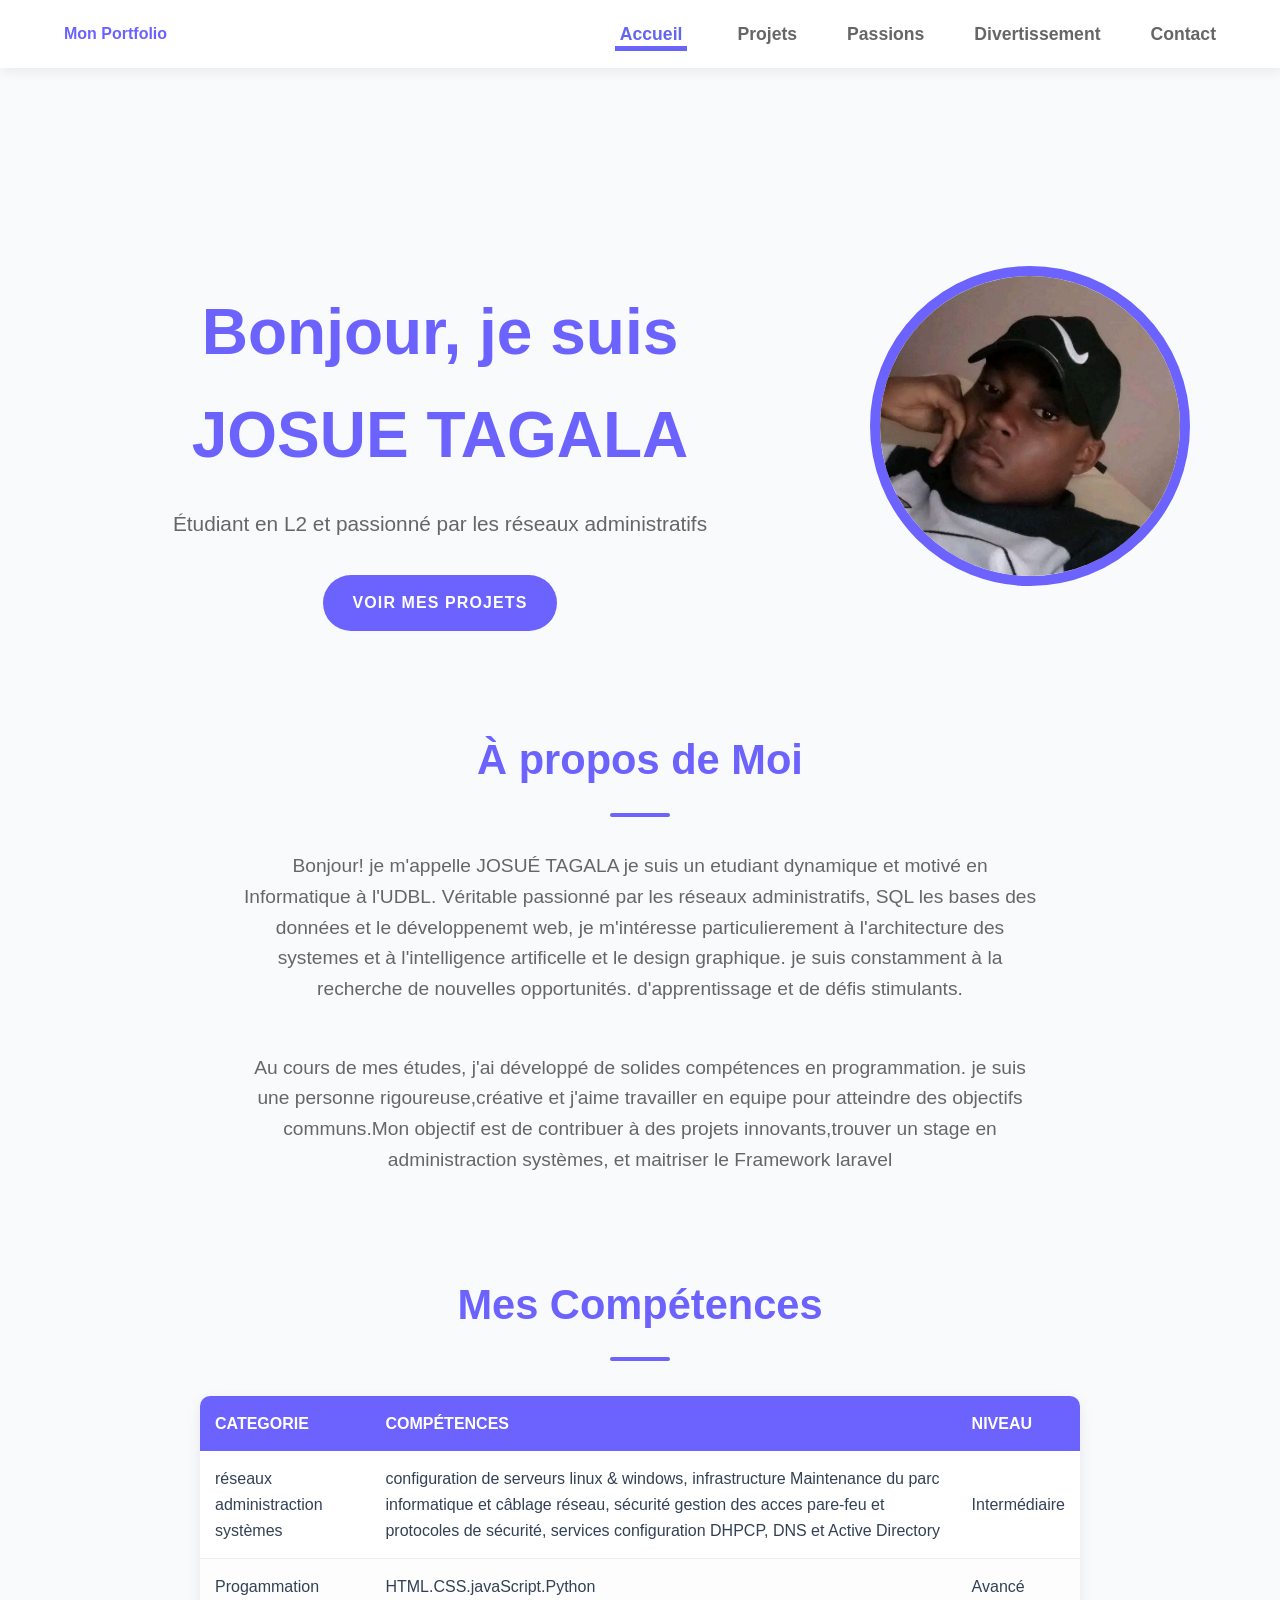
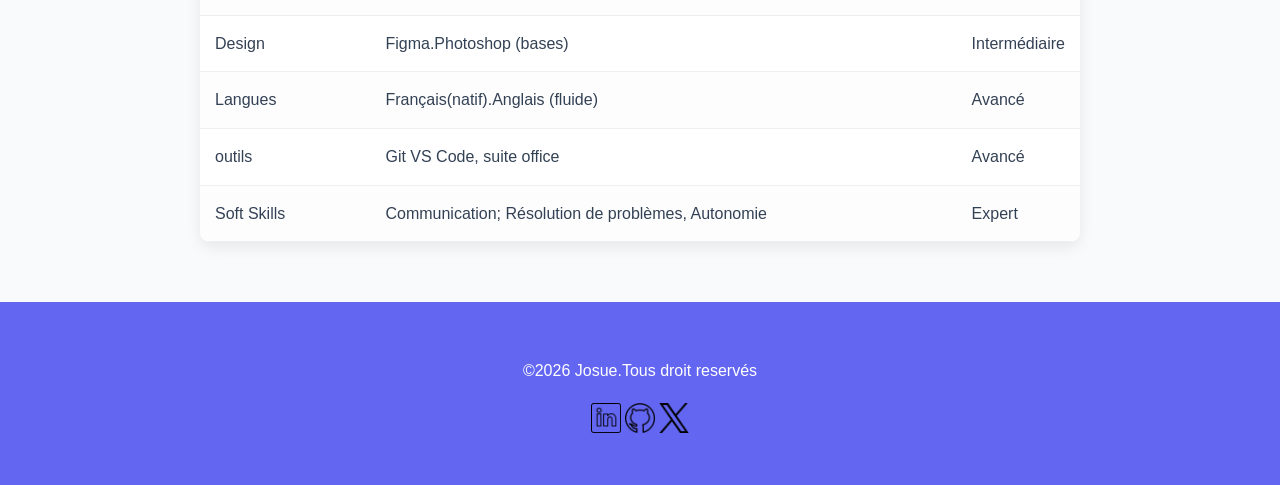
<file: index.html>
<!DOCTYPE html>
        <html lang="en">
        <head>
            <meta charset="UTF-8">
            <meta name="viewport" content="width=device-width, initial-scale=1.0">
            <title>Document</title>
            <link rel="stylesheet" href="css/style.css">
            <link rel="preconnect" href="https://fonts.googleapis.com">
<link rel="preconnect" href="https://fonts.gstatic.com" crossorigin>
<link href="https://fonts.googleapis.com/css2?family=Roboto:ital,wght@0,100..900;1,100..900&display=swap" rel="stylesheet">
        </head>
        <body>
            <header>
                <div>
                    <a href="">Mon Portfolio</a>
                </div>
                <nav>
                    <ul>
                     <li><a href="index.html" class="active">Accueil</a></li>
                     <li><a href="projets.html">Projets</a></li>
                     <li><a href="passion.html">Passions</a></li>
                     <li><a href="divertissement.html">Divertissement</a></li>
                     <li><a href="contact.html">Contact</a></li>
                    </ul>
                </nav>
            </header>
            <main>
                <section class="hero">
                    <div><h1>Bonjour, je suis JOSUE TAGALA</h1>
                    <p>Étudiant en L2 et passionné par les réseaux administratifs </p>
                    <a href="projets.html">VOIR MES PROJETS</a>
                </div>
                    <div>
                        <img src="IMG_20231021_210306_774.jpg" alt=" JOSUE" >
                    </div>
                </section>
                <section class="apropos">
                                                   <h2>À propos de Moi</h2>
                <p>Bonjour! je m'appelle JOSUÉ TAGALA je suis un etudiant dynamique et motivé en  
                Informatique à l'UDBL. Véritable passionné par les réseaux administratifs, SQL les bases des données et le développenemt web, je m'intéresse particulierement à l'architecture des systemes et à l'intelligence artificelle et le
                      design graphique. je suis constamment à la recherche de nouvelles opportunités. 
                                        d'apprentissage et de défis stimulants.</p>



                    <p>Au cours de mes études, j'ai développé de solides compétences en programmation. je suis 
                    une personne rigoureuse,créative et j'aime travailler en equipe pour atteindre des objectifs 
                    communs.Mon objectif est de contribuer à des projets innovants,trouver un stage en administraction systèmes, et 
                                               maitriser le Framework laravel</p>
                
                </section>
                <section class="compétences"><h2>Mes Compétences</h2>
                 <table>                           
                 <thead>                           
                  <tr>
                     <th> CATEGORIE </th>     <th>COMPÉTENCES</th>     <th>NIVEAU</th>                 
                 </tr>
                 </thead>
                <tbody>
                    <tr><td>réseaux administraction systèmes</td> <td>configuration de serveurs linux & windows, infrastructure Maintenance du parc informatique et câblage réseau, sécurité gestion des acces pare-feu et protocoles de sécurité, services configuration DHPCP, DNS et Active Directory <td>Intermédiaire</td>  </tr>
                 <tr>
                    <td>Progammation    <td>HTML.CSS.javaScript.Python</td>  <td>Avancé</td>
                </tr>
                <tr>
                    <td>Design</td>    <td>Figma.Photoshop (bases)</td>    <td>Intermédiaire</td>
                </tr>
                <tr>
                
                    <td>Langues</td>     <td>Français(natif).Anglais (fluide)</td>    <td>Avancé</td>
                </tr>
                <tr>

                 <td>outils</td>          <td>Git VS Code, suite office</td>        <td>Avancé</td>
                </tr>
                </tr>
                <tr>
                    <td>Soft Skills</td>  <td>Communication; Résolution de problèmes, Autonomie</td> <td>Expert</td>
                </tr>
                </tbody>
                </table>
                </section>
            </main>
            <footer >
                <p>&copy;2026 Josue.Tous droit reservés</p>
                <div>
               <a href=""> <img src="sociale.png" alt="linck"  width = "30" height="30"></a>
                <a href=""> <img src="16546614.png" alt="Git"    width = "30" height="30"> </a>
               <a href="">  <img src="twitter.png" alt="x"        width = "30" height="30"> </a>
                </div> 
            </footer>
        </body>
        </html>
</file>
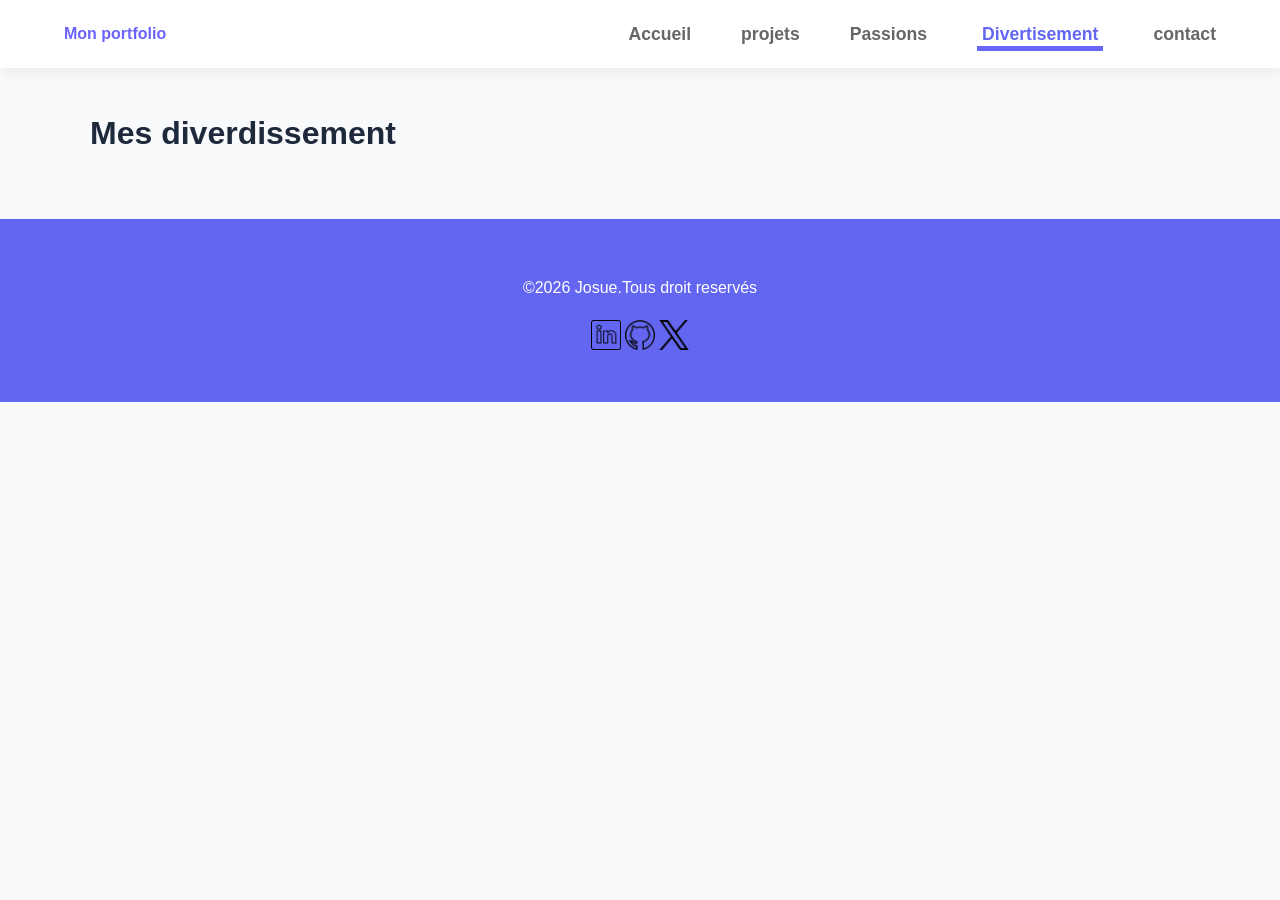
<file: diverdissement.html>
<!DOCTYPE html>
        <html lang="en">
        <head>
            <meta charset="UTF-8">
            <meta name="viewport" content="width=device-width, initial-scale=1.0">
            <title>Document</title>
            <link rel="stylesheet" href="css/style.css">
            <link rel="preconnect" href="https://fonts.googleapis.com">
<link rel="preconnect" href="https://fonts.gstatic.com" crossorigin>
<link href="https://fonts.googleapis.com/css2?family=Roboto:ital,wght@0,100..900;1,100..900&display=swap" rel="stylesheet">
        </head>
        <body>
            <header>
                <div>
                    <a href="">Mon portfolio</a>
                </div>
                <nav>
                    <ul>
                     <li><a href="index.html" >Accueil</a></li>
                     <li><a href="projets.html">projets</a></li>
                     <li><a href="passion.html">Passions</a></li>
                     <li><a href="diverdissement.html"class="active">Divertisement</a></li>
                     <li><a href="contact.html">contact</a></li>
                    </ul>
                </nav>
            </header>
         <main>
            <h1>Mes diverdissement</h1>
         </main>
            <footer >
                <p>&copy;2026 Josue.Tous droit reservés</p>
                <div>
               <a href=""> <img src="sociale.png" alt="linck"  width = "30" height="30"></a>
                <a href=""> <img src="16546614.png" alt="Git"    width = "30" height="30"> </a>
               <a href="">  <img src="twitter.png" alt="x"        width = "30" height="30"> </a>
                </div> 
            </footer>
        </body>
        </html>
</file>
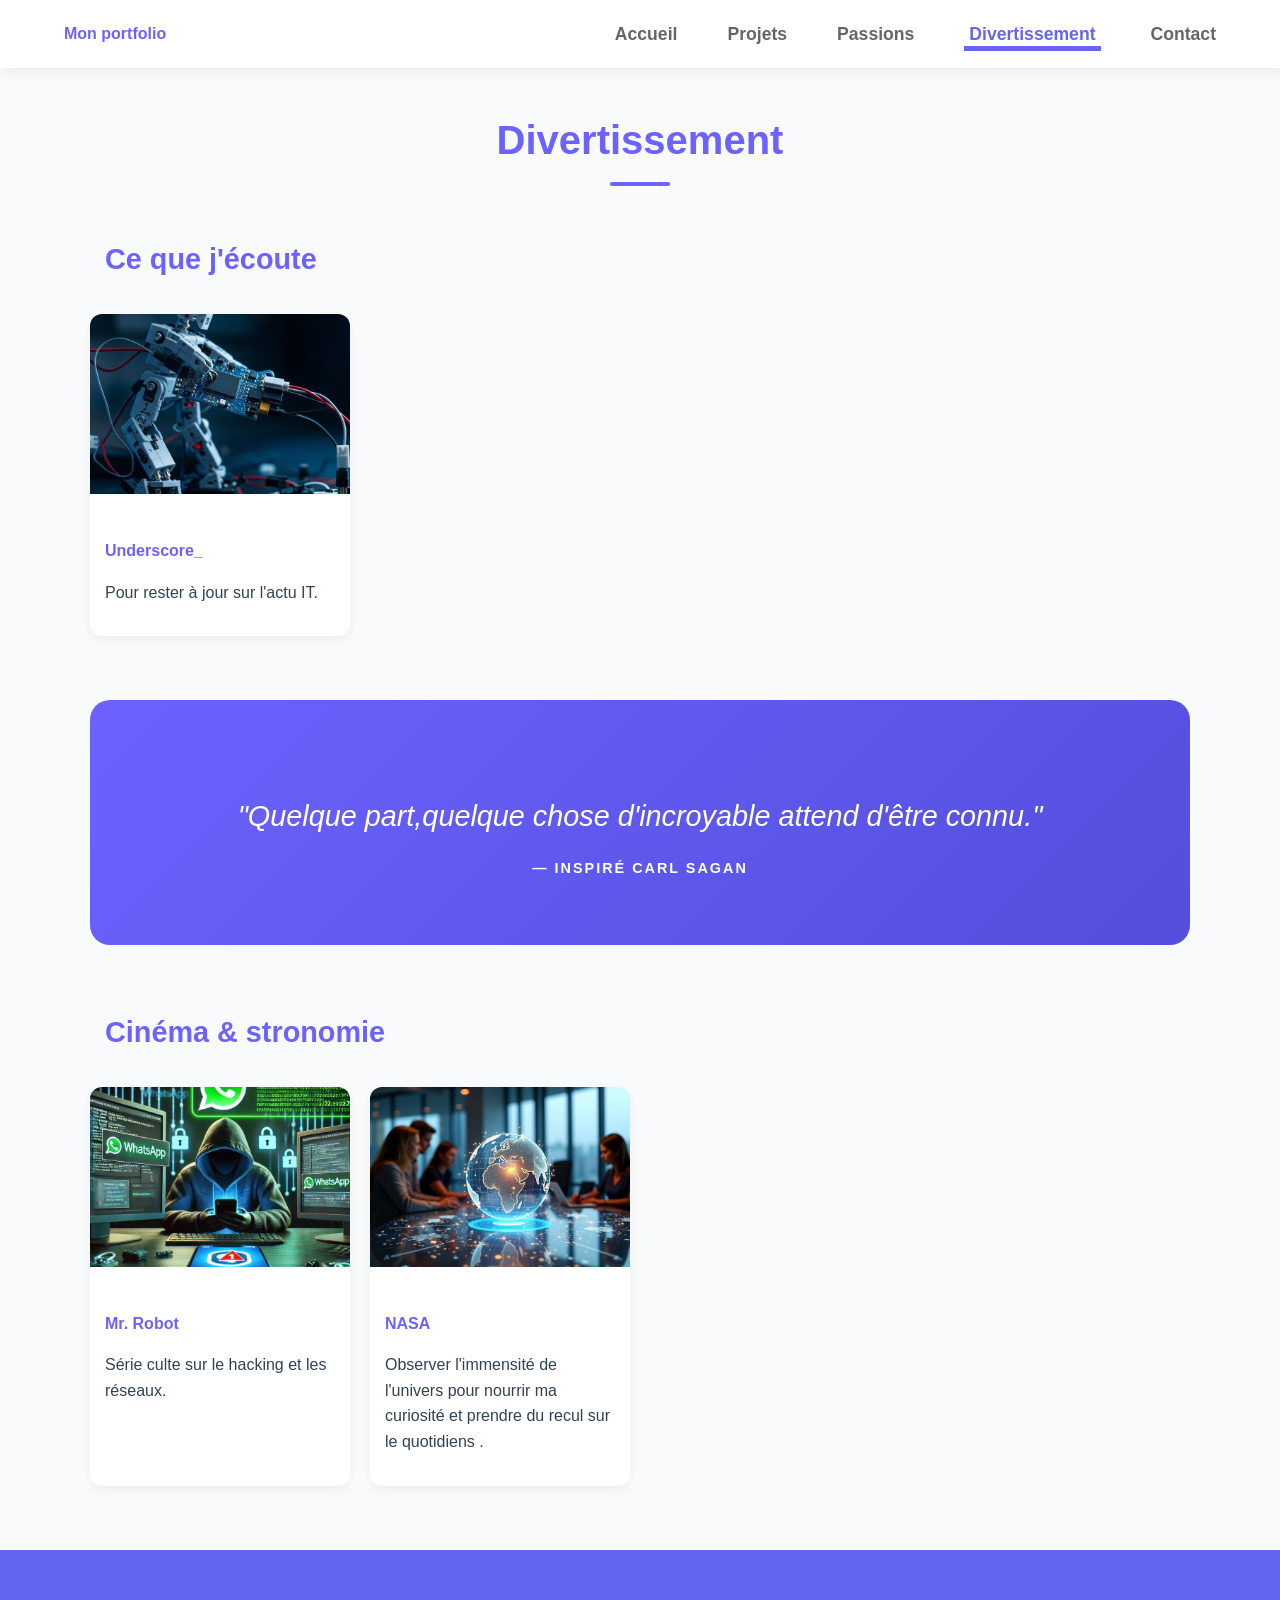
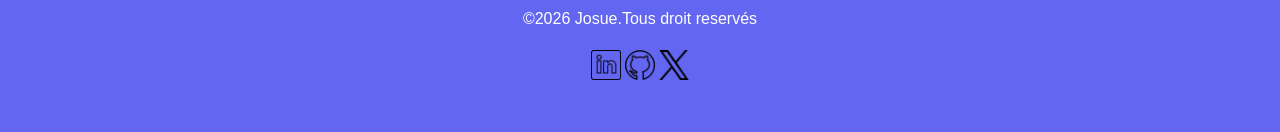
<file: divertissement.html>
<!DOCTYPE html>
        <html lang="en">
        <head>
            <meta charset="UTF-8">
            <meta name="viewport" content="width=device-width, initial-scale=1.0">
            <title>Document</title>
           
        </body>
        </html> <link rel="stylesheet" href="css/style.css">
            <link rel="preconnect" href="https://fonts.googleapis.com">
<link rel="preconnect" href="https://fonts.gstatic.com" crossorigin>
<link href="https://fonts.googleapis.com/css2?family=Roboto:ital,wght@0,100..900;1,100..900&display=swap" rel="stylesheet">
        </head>
        <body>
            <header>
                <div>
                    <a href="">Mon portfolio</a>
                </div>
                <nav>
                    <ul>
                     <li><a href="index.html">Accueil</a></li>
                     <li><a href="projets.html">Projets</a></li>
                     <li><a href="passion.html">Passions</a></li>
                     <li><a href="divertissement.html" class="active">Divertissement</a></li>
                     <li><a href="contact.html">Contact</a></li>
                    </ul>
                </nav>
            </header>
         <main>
    <section class="titre-section">
        <h1>Divertissement</h1>
        <hr>
    </section>

    <section class="divertissement-section">
        <h2><i class="fas fa-headphones"></i> Ce que j'écoute</h2>
        <div class="grille-divertissement">
            <div class="item-divertissement">
                <div class="item-overlay"><span></span></div>
                <img src="614c100caaa658a27f4fc48d1087529b.jpg" alt="Podcast">
                <div class="item-desc">
                    <h4>Underscore_</h4>
                    <p>Pour rester à jour sur l'actu IT.</p>
                </div>
            </div>
            </div>
    </section>

    <section class="quote-container">
        <div class="quote-box">
            <p>"Quelque part,quelque chose d'incroyable attend d'être connu."</p>
            <span>— Inspiré carl sagan </span>
        </div>
    </section>

    <section class="divertissement-section">
        <h2><i class="fas fa-film"></i> Cinéma & stronomie</h2>                                                                               </h2>
        <div class="grille-divertissement">
            <div class="item-divertissement">
                <img src="4be273fd999bd1f44eb20b378a38ee4a.jpg" alt="Mr Robot">
                <div class="item-desc">
                    <h4>Mr. Robot</h4>
                    <p>Série culte sur le hacking et les réseaux.</p>
                </div>
            </div>
            <div class="item-divertissement">
                <img src="f1accb71bbdd616e37b19b1e8e91a24c.jpg" alt="FIFA">
                <div class="item-desc">
                    <h4>NASA</h4>
                    <p>Observer l'immensité de l'univers pour nourrir ma curiosité et prendre du  recul sur le quotidiens .</p>
                </div>
            </div>
        </div>
    </section>
         </main>
            <footer >
                <p>&copy;2026 Josue.Tous droit reservés</p>
                <div>
               <a href=""> <img src="sociale.png" alt="linck"  width = "30" height="30"></a>
                <a href=""> <img src="16546614.png" alt="Git"    width = "30" height="30"> </a>
               <a href="">  <img src="twitter.png" alt="x"        width = "30" height="30"> </a>
                </div> 
            </footer>
</file>
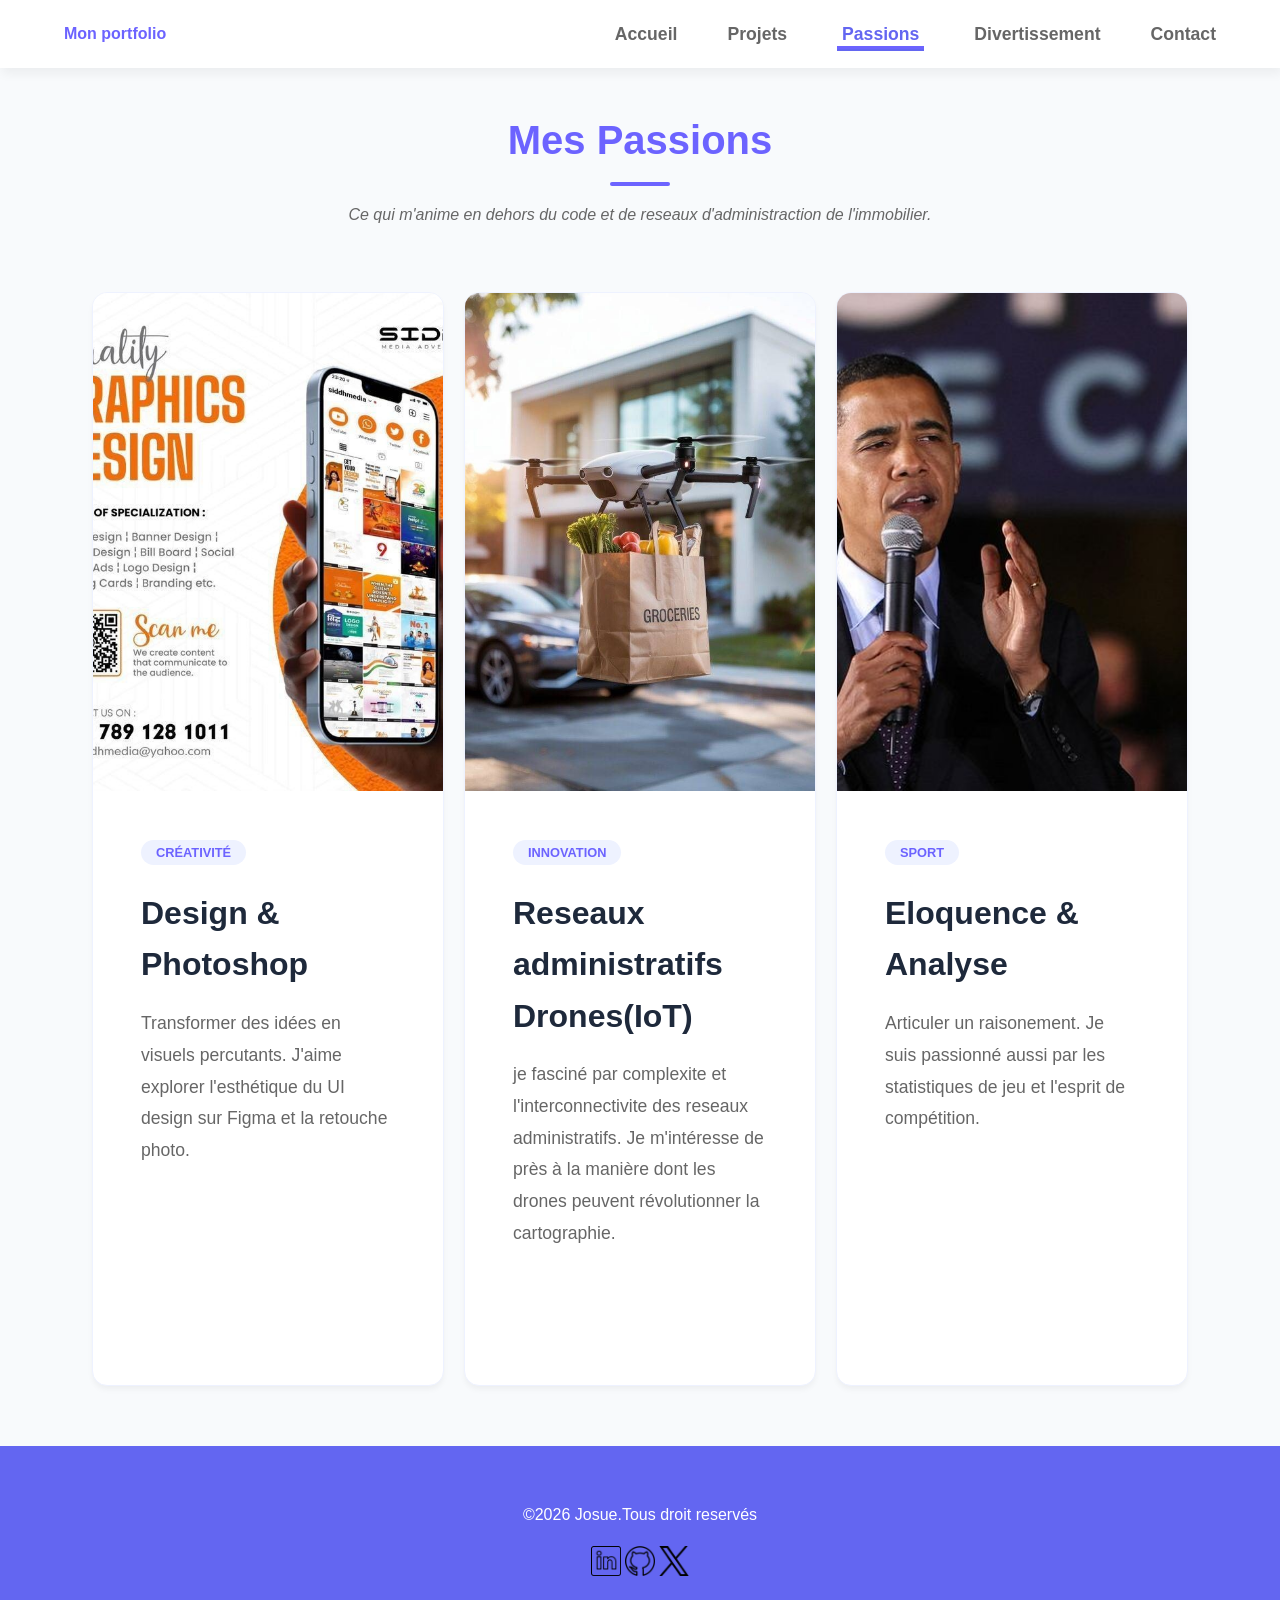
<file: passion.html>
<!DOCTYPE html>
        <html lang="en">
        <head>
            <meta charset="UTF-8">
            <meta name="viewport" content="width=device-width, initial-scale=1.0">
            <title>Document</title>
            <link rel="stylesheet" href="css/style.css">
            <link rel="preconnect" href="https://fonts.googleapis.com">
<link rel="preconnect" href="https://fonts.gstatic.com" crossorigin>
<link href="https://fonts.googleapis.com/css2?family=Roboto:ital,wght@0,100..900;1,100..900&display=swap" rel="stylesheet">
        </head>
        <body>
            <header>
                <div>
                    <a href="">Mon portfolio</a>
                </div>
                <nav>
                    <ul>
                     <li><a href="index.html">Accueil</a></li>
                     <li><a href="projets.html">Projets</a></li>
                     <li><a href="passion.html  "class="active">Passions</a></li>
                     <li><a href="divertissement.html">Divertissement</a></li>
                     <li><a href="contact.html">Contact</a></li>
                    </ul>
                </nav>
            </header>
             <main>
    <section class="titre-section">
        <h1>Mes Passions</h1>
        <hr>
        <p class="sous-titre">Ce qui m'anime en dehors du code et de reseaux d'administraction de l'immobilier.</p>
    </section>

    <div class="passion-grid">
        <article class="passion-card">
            <div class="passion-image">
                <img src="54d6d8761801b21927f6a4ef086cafaf.jpg" alt="Design Graphique">
            </div>
            <div class="passion-info">
                <span class="passion-category">Créativité</span>
                <h3>Design & Photoshop</h3>
                <p>Transformer des idées en visuels percutants. J'aime explorer l'esthétique du UI design sur Figma et la retouche photo.</p>
            </div>
        </article>

        <article class="passion-card reversed">
            <div class="passion-image">
                <img src="48d9469476689c64c6ce6929d392d3cb.jpg" alt="Drones et IoT">
            </div>
            <div class="passion-info">
                <span class="passion-category">Innovation</span>
                <h3>Reseaux administratifs Drones(IoT)</h3>
                <p> je fasciné par complexite  et l'interconnectivite des reseaux administratifs. Je m'intéresse de près à la manière dont les drones peuvent révolutionner la cartographie.</p>
            </div>
        </article>

        <article class="passion-card">
            <div class="passion-image">
                <img src="ca71ae95482bc9528abdfeebc2f20455.jpg" alt="Football">
            </div>
            <div class="passion-info">
                <span class="passion-category">Sport</span>
                <h3>Eloquence & Analyse</h3>
                <p>Articuler un raisonement. Je suis passionné aussi par les statistiques de jeu et l'esprit de compétition.</p>
            </div>
        </article>
    </div>
</main>
            <footer >
                <p>&copy;2026 Josue.Tous droit reservés</p>
                <div>
               <a href=""> <img src="sociale.png" alt="linck"  width = "30" height="30"></a>
                <a href=""> <img src="16546614.png" alt="Git"    width = "30" height="30"> </a>
               <a href="">  <img src="twitter.png" alt="x"        width = "30" height="30"> </a>
                </div> 
            </footer>
        </body>
        </html>
</file>
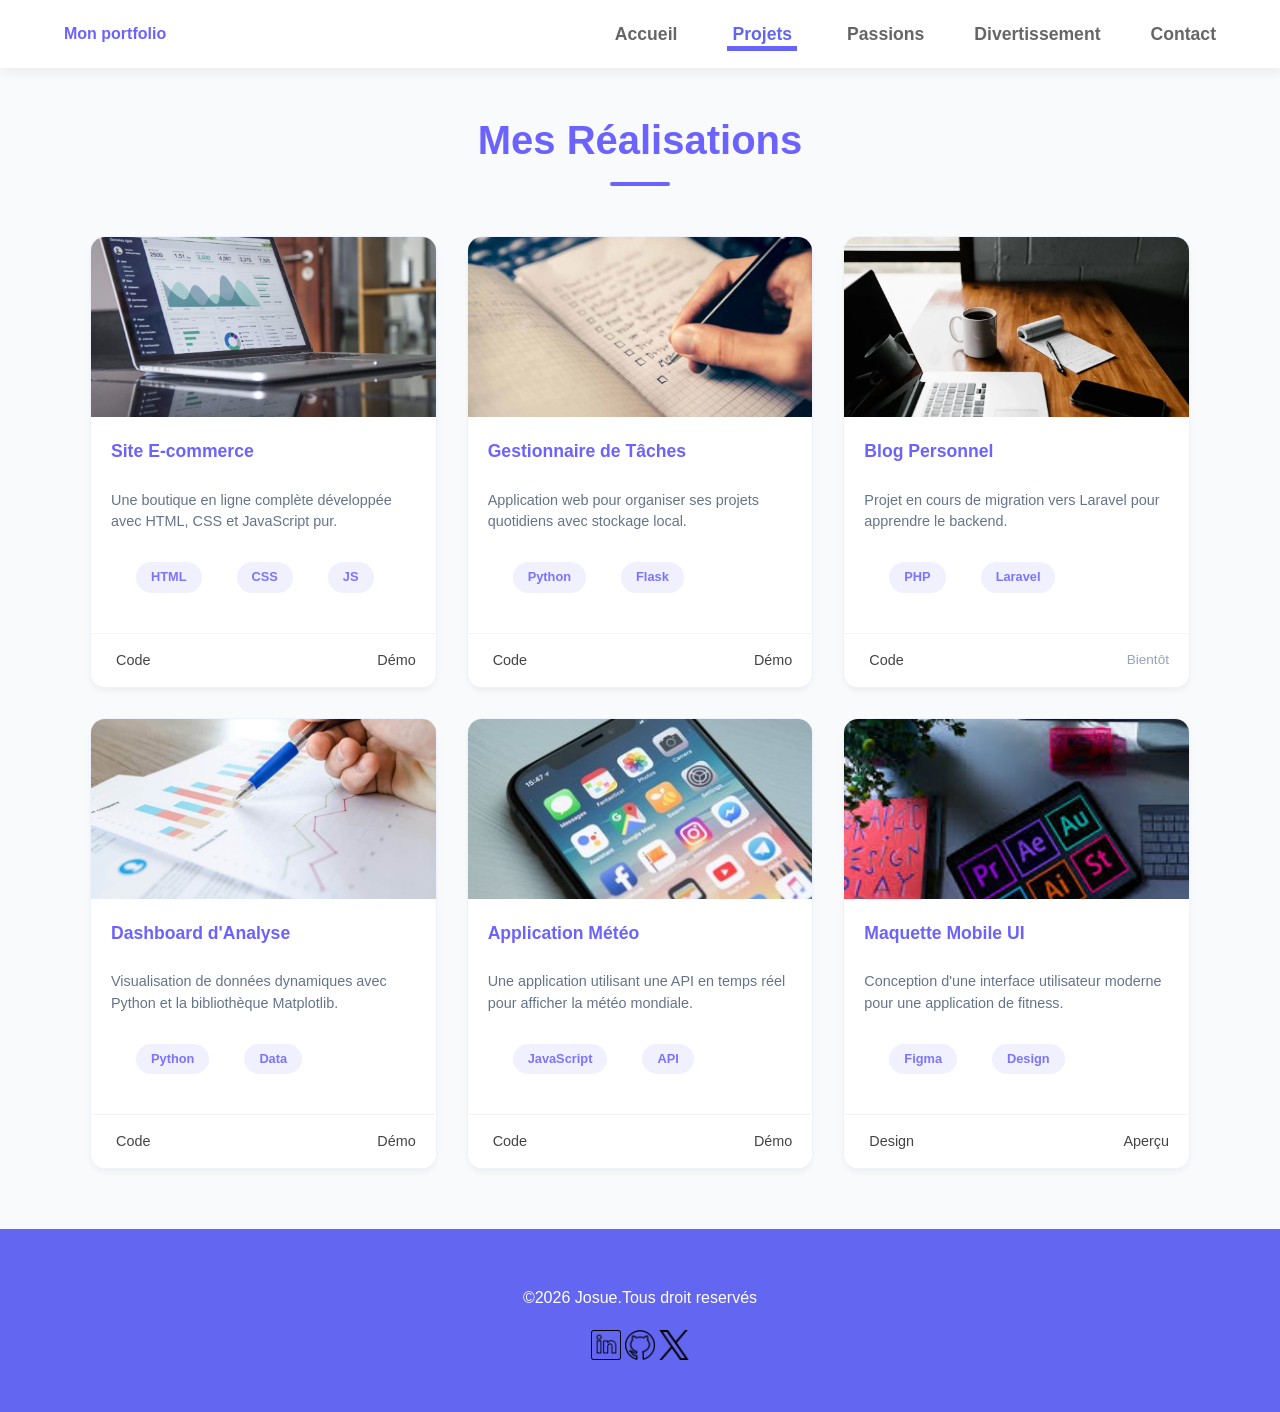
<file: projets.html>
<!DOCTYPE html>
<html lang="en">
<head>
    <meta charset="UTF-8">
    <meta name="viewport" content="width=device-width, initial-scale=1.0">
    <title>Document</title>
 <link rel="stylesheet" href="css/style.css">
            <link rel="preconnect" href="https://fonts.googleapis.com">
<link rel="preconnect" href="https://fonts.gstatic.com" crossorigin>
<link href="https://fonts.googleapis.com/css2?family=Roboto:ital,wght@0,100..900;1,100..900&display=swap" rel="stylesheet">
        </head>
        <body>
            <header>
                <div>
                    <a href="">Mon portfolio</a>
                </div>
                <nav>
                    <ul>
                     <li><a href="index.html">Accueil</a></li>
                     <li><a href="projets.html" class="active">Projets</a></li>
                     <li><a href="passion.html">Passions</a></li>
                     <li><a href="divertissement.html">Divertissement</a></li>
                     <li><a href="contact.html">Contact</a></li>
                    </ul>
                </nav>
            </header>
            <main>
    <section class="titre-section">
        <h1>Mes Réalisations</h1>
        <hr>
    </section>

    <div class="grille-Projets">
        <article>
            <img src="carlos-muza-hpjSkU2UYSU-unsplash-1000x700 (4).jpg" alt="Site E-commerce">
            <div class="contenu-projets">
                <h3>Site E-commerce</h3>
                <p>Une boutique en ligne complète développée avec HTML, CSS et JavaScript pur.</p>
                <ul class="tags">
                    <li>HTML</li>
                    <li>CSS</li>
                    <li>JS</li>
                </ul>
            </div>
            <div class="liens-Projet">
                <a href="#"><i class="fab fa-github"></i> Code</a>
                <a href="#"><i class="fas fa-external-link-alt"></i> Démo</a>
            </div>
        </article>

        <article>
            <img src="planning_examens_revisions_amoseeds_specialiste_des_super_aliments_bio.jpg" alt="Gestionnaire de Tâches">
            <div class="contenu-projets">
                <h3>Gestionnaire de Tâches</h3>
                <p>Application web pour organiser ses projets quotidiens avec stockage local.</p>
                <ul class="tags">
                    <li>Python</li>
                    <li>Flask</li>
                </ul>
            </div>
            <div class="liens-Projet">
                <a href="#"><i class="fab fa-github"></i> Code</a>
                <a href="#"><i class="fas fa-external-link-alt"></i> Démo</a>
            </div>
        </article>

        <article>
            <img src="636df810ef41c9fb91fc000d_Job posting-p-1080.webp" alt="Blog Personnel">
            <div class="contenu-projets">
                <h3>Blog Personnel</h3>
                <p>Projet en cours de migration vers Laravel pour apprendre le backend.</p>
                <ul class="tags">
                    <li>PHP</li>
                    <li>Laravel</li>
                </ul>
            </div>
            <div class="liens-Projet">
                <a href="#"><i class="fab fa-github"></i> Code</a>
                <span class="bientot"><i class="far fa-clock"></i> Bientôt</span>
            </div>
        </article>

        <article>
            <img src="pexels-goumbik-590022-1-1024x678.jpg" alt="Dashboard d'Analyse">
            <div class="contenu-projets">
                <h3>Dashboard d'Analyse</h3>
                <p>Visualisation de données dynamiques avec Python et la bibliothèque Matplotlib.</p>
                <ul class="tags">
                    <li>Python</li>
                    <li>Data</li>
                </ul>
            </div>
            <div class="liens-Projet">
                <a href="#"><i class="fab fa-github"></i> Code</a>
                <a href="#"><i class="fas fa-external-link-alt"></i> Démo</a>
            </div>
        </article>

        <article>
            <img src="202407291650-main.cropped_1722246614.jpg" alt="Application Météo">
            <div class="contenu-projets">
                <h3>Application Météo</h3>
                <p>Une application utilisant une API en temps réel pour afficher la météo mondiale.</p>
                <ul class="tags">
                    <li>JavaScript</li>
                    <li>API</li>
                </ul>
            </div>
            <div class="liens-Projet">
                <a href="#"><i class="fab fa-github"></i> Code</a>
                <a href="#"><i class="fas fa-external-link-alt"></i> Démo</a>
            </div>
        </article>

        <article>
            <img src="images.jpeg" alt="Maquette Mobile UI">
            <div class="contenu-projets">
                <h3>Maquette Mobile UI</h3>
                <p>Conception d'une interface utilisateur moderne pour une application de fitness.</p>
                <ul class="tags">
                    <li>Figma</li>
                    <li>Design</li>
                </ul>
            </div>
            <div class="liens-Projet">
                <a href="#"><i class="fas fa-palette"></i> Design</a>
                <a href="#"><i class="far fa-eye"></i> Aperçu</a>
            </div>
        </article>
    </div>
</main>
            <footer >
                <p>&copy;2026 Josue.Tous droit reservés</p>
                <div>
               <a href=""> <img src="sociale.png" alt="linck"  width = "30" height="30"></a>
                <a href=""> <img src="16546614.png" alt="Git"    width = "30" height="30"> </a>
               <a href="">  <img src="twitter.png" alt="x"        width = "30" height="30"> </a>
                </div> 
            </footer>
</file>
<file: css/style.css>
:root {--violet-doux : #6c63ff;
      --violet-fonce : #534EDD;
      --Orange-vif: #ffA726; 
      --gris-fonce : #666;
      --gris-tres-claire : #f8f8f8;
      --gris-claire : #EEE }

{
  margin: 0;
  padding: 0;    
  box-sizing: border-box;
}


body{background-color: var(--gris-tres-claire) ;
       font-family: Roboto,sans-serif;
       line-height: 1.6; 
      }

header{ 
    background-color: white;
    box-shadow: 2px 6px 10px  rgba(0,0,0,0.05);
    position: :sticky;
    top: 0;
    z-index: 100; 
    display: flex;
    justify-content:space-between;
    align-items:center;
    padding: 2rem 3rem;}

    header div a {
      text-decoration: none ;
      font: size 2.2em;
      font-weight: bold;
      color: var(--violet-doux);
    }
    ul li {list-style: none;
    ;margin-left: 25px;
  }
    ul{display: flex;
    }
    ul li a {
          text-decoration: none;
          color: var(--gris-fonce);
          font-weight: 600;
          font-size: 1.1rem;
          position: relative;
          padding: 10px 0;
        }

    ul li a:hover {
          color: var(--violet-doux);
    }

    ul li a::after {
            content: '';
            position : absolute;
            left: 0;
            bottom: 0;
            height: 3px;
            width: 0%;
            background-color: var(--violet-doux);
            transition: width 0.3s ease;
       }

    ul li a:hover::after {
          width: 100%;
    }
    a.active {
       color: var(--violet-doux);
    }

    a.active::after {
           width: 100% ;
      }

     .hero{
        display: flex;
        justify-content: center;
        align-items: center;
        gap: 5rem ;
        text-align: center;
        margin-top: 10rem;
      }
      .hero img {
          width: 300px;
          height: 300px;
          object-fit: cover;
          border-radius: 50% ;
          border: 10px solid var(--violet-doux) ;
      }

      .hero h1 {
         color: var(--violet-doux);
         font-size: 4rem;
         font-weight: 700;
         margin-bottom: 1.2rem;
      }
      .hero p { 
         color: var(--gris-fonce);
         font-size: 1.3rem;
         margin-bottom: 1.2rem;
      }
      .hero a {
        text-decoration: none; 
        display: inline-block;
        background-color: var(--violet-doux);
        color: white;
        padding: 15px 30px;
        border-radius: 50px;
        text-transform: uppercase;
        letter-spacing: 1.1px;
        font-weight: 600;
        margin-top: 1rem;
        transition: background-color 0.3s ease, transform 0.2s ease;

      }

      .hero a:hover{
        background-color: var(--violet-fonce);
        transform: translateY(-3px);
      }

      .apropos {
        width: 800px;
        margin: 6rem auto;
        text-align: center;
      }

      section h2 { 
           color: var(--violet-doux);
           font-size: 2.6rem;
           font-weight: 700;
           position: relative;
           text-align: center;
      }

      section h2::after {
            content: '';
            display: block;
            width: 60px;
            height: 4px;
            background-color: var(--violet-doux);
            margin: 1.2rem auto;
            border-radius: 2px;
      }

      .apropos p {
         margin-bottom: 3rem;
         color: var(--gris-fonce);
         font-size: 1.2rem;
      }
      .compétences table {
                  width: 80%;
                  margin: 0 auto;
                  border-collapse: collapse;
                  background-color:#fff;
                  box-shadow: 0 5px 15px rgba(0,0,0,0.08);
                  border-radius: 10px;
                  overflow: hidden;
      }

      .compétences table th, .compétences table td {
                     padding: 15px;
         
      }

      .compétences table  thead {
              background-color: var(--violet-doux);
              color: #fff;
              text-transform: uppercase;
      }

      .compétences table tbody td {
          border-bottom:  1px solid var(--gris-claire);
      }
      
      .compétences table tbody tr:nth-child(even){
           background-color: #FDFDFD;
      }
      
      .compétences table tbody tr{
              transition: background-color 0.3s ease;
      }

      .compétences table tbody tr:hover {
            background-color: #F0F0F0;
      }

      .compétences table thead th {
            text-align: left;

      }
      
      footer {
         margin-top: 3rem;
         background-color: var(--violet-doux);
         padding: 3rem 0;
         text-align: center;
      }

      footer p {
           color: white;
           margin-bottom: 1.2rem;
      }

      footer a {
            display: inline-block;
            font-size: 1.6rem;
            color: 0 10px;
            transition: color 0.3s ease, tranform 0.2s ease;
      } 

      footer a:hover{
           color: var(--Orange-vif);
           transform: translateY(-3px);
      }

      body {
            font-family: 'Segoe UI', Tahoma,  Geneva, Verdana, sans-serif;
            background-color: #f8fafc;
            margin: 0;
            color: #334155;
      }

      header {
            background-color: white;
            padding: 20px 5%;
            display: flex;
            justify-content: space-between;
            align-items: center;
            box-shadow:  0 1px 3px rgba(0,0,0,0.0.1);
            
      .logo {
            color: #6366f1;
            font-weight: bold;
            font-size: 1.5rem;
      }
      }

      nav ul {
            list-style: none;
            display: flex;
            gap: 25px;
            margin: 0;
            padding: 0;
      }

      nav a {
            text-decoration: none;
            color: #64748b;
            font-weight: 500;
      }

      nav a.active  {
             color: #6366f1;
             border-bottom: 2px solid #6366f1;
             padding: 5px;
             

      }

      main {
         max-width:  1100px;
         margin:  40px auto;
         padding:  0 20px;
      }
      

       .titre-section {
            text-align: center;
            margin-bottom: 50px;
      }
      h1 {
        color: #1e293b;
        margin-bottom: 10px;
      }
      

      hr {
            width: 50px;
            height: 4px;
            background-color: #6366f1;
            border: none;
            border-radius:  10px;
            margin: 0 auto;
      }

      .grille-Projets {
            display: grid;
            grid-template-columns: repeat(3, 1Fr);
            gap: 30px;
      }       

      article {
            background: white;
            border-radius: 12px;
            overflow: hidden;
            border: 1px solid #e2e8f0;
            box-shadow:  0 4px 6px -1px rgba(0,0,0,0.05);
            transition: transform 0.3s ease, box-shadow 0.3s ease;
            display: flex;
            flex-direction: column;
      }
      article:hover {
            transform: translateY(-5px);
            box-shadow: 0 10px 15px -3px rgba(0,0,0,0.0.1);
      }

      article img {
            width: 100%;
            height: 180px;
            object-fit: cover;
      }
      .contenu-projets {
            padding: 20px;
            display: flex;
            flex-direction: column;
            flex-wrap: 1;

      }

      article h3 {
            margin:  0 0 10px 0;
            color: #6366f1;
            font-size: 1.1rem;
      }

      article p {
            font-size: 0.9rem;
            color:#64748b;
            line-height: 1.5;
           margin-bottom: 15;
      }

     .tags {
            list-style: none;
            padding: 0;
            display: flex;
            gap: 8px;
            margin-bottom:  20px;
            font-size: wrap;
           
      }

 .tags li {
            background:  #eef2ff;
            color: #6366f1;
            padding:  4px 12px;
            border-radius: 20px;
            font-size: 0.75;
            font-weight: bold;
           
      }
 .liens-Projet {
            border-top: 1px solid #f1f5f9;
            padding: 15px 20px;
            display: flex;
            justify-content: space-between;
            
      }
.liens-Projet a, .liens-Projet span {
                text-decoration: none;
                color: #334155;
                font-size: 0.85rem;
                font-weight: 500;
      }

.liens-Projet:hover {
          color: #6366f1 ;

}
.bientot {
      color: #94a3b8 !important;
}

 footer {
            background-color: #6366f1;
            color: white;
            text-align: center;
            padding: 40px 20px;
            margin-top: 60px; 
      }

     .social {
            margin-top:  15;
            font-size: 1.5rem;
            display: flex;
            justify-content: center;
            gap: 20px;
      }

      @media (max-width: 900px) {
      .grille-Projets {
            grid-template-columns: repeat(2, 1Fr);
      } 
    } 
      @media (max-width: 900px) {
            .grille-Projets {
                  grid-template-columns: 1fr;
            }
            
      }




      /* Styles pour la page Contact */
.contact-container {
    max-width: 1000px;
    margin: 5rem auto;
    display: flex;
    flex-wrap: wrap;
    gap: 3rem;
    padding: 0 2rem;
    justify-content: center;
}

.contact-info, .contact-form {
    flex: 1;
    min-width: 300px;
    background: white;
    padding: 2rem;
    border-radius: 15px;
    box-shadow: 0 5px 15px rgba(0, 0, 0, 0.05);
}

.contact-info h2 {
    text-align: left;
    margin-bottom: 1rem 0 auto;
}




.contact-info h2{
      text-align: center;
      margin: 1rem;
}

.info-details {
    margin-top: 2rem;
    font-size: 1.2rem;
    color: var(--gris-tres-fonce);
}

.social-apps {
    margin-top: 1.5rem;
    display: flex;
    gap: 1rem;
}

.social-apps a {
    text-decoration: none;
    color: white;
    padding: 10px 15px;
    border-radius: 8px;
    font-size: 0.9rem;
    display: flex;
    align-items: center;
    gap: 8px;
    transition: opacity 0.3s;
}

.social-apps a:first-child { background-color: #25D366; } /* WhatsApp Green */
.social-apps a:last-child { background-color: #0088cc; } /* Telegram Blue */

.social-apps a:hover {
    opacity: 0.8;
}

/* Style du Formulaire */
.form-group {
    margin-bottom: 1.5rem;
}

.form-group label {
    display: block;
    margin-bottom: 0.5rem;
    font-weight: 600;
    color: var(--gris-tres-fonce);
}

.form-group input {
    width: 100%;
    padding: 12px;
    border: 1px solid var(--gris-clair);
    border-radius: 8px;
    font-family: inherit;
    outline-color: var(--violet-doux);
}

.contact-form button {
    width: 100%;
    background-color: var(--violet-doux);
    color: white;
    border: none;
    padding: 15px;
    border-radius: 8px;
    font-weight: 600;
    text-transform: uppercase;
    cursor: pointer;
    transition: background-color 0.3s;
}

.contact-form button:hover {
    background-color: var(--violet-fonce);
}

/* Correction de la grille pour forcer 3 colonnes sur PC */
.grille-Projets {
    display: grid;
    grid-template-columns: repeat(3, 1fr); /* 3 colonnes égales */
    gap: 30px;
    margin-top: 2rem;
}

/* Style spécifique pour les titres de section */
.titre-section h1 {
    color: var(--violet-doux);
    font-size: 2.5rem;
    margin-bottom: 10px;
}

.titre-section hr {
    width: 60px;
    height: 4px;
    background-color: var(--violet-doux);
    border: none;
    border-radius: 10px;
    margin: 0 auto 3rem auto;
}

/* Ajustement des articles */
article {
    background: white;
    border-radius: 15px; /* Plus arrondi comme sur l'image */
    overflow: hidden;
    border: 1px solid #eef2ff;
    display: flex;
    flex-direction: column;
}

.contenu-projets {
    padding: 20px;
    text-align: left; /* Aligné à gauche comme l'image */
}

.contenu-projets h3 {
    color: var(--violet-doux);
    margin-bottom: 10px;
}

/* Style des tags (bulles bleues) */
.tags {
    display: flex;
    gap: 10px;
    margin-top: 15px;
    padding: 0;
    list-style: none;
}

.tags li {
    background: #f0f0ff;
    color: #7c74ff;
    padding: 5px 15px;
    border-radius: 20px;
    font-size: 0.8rem;
    font-weight: bold;
}

/* Liens en bas de carte */
.liens-Projet {
    border-top: 1px solid #f1f5f9;
    padding: 15px 20px;
    display: flex;
    justify-content: space-between;
    background: #fff;
}

.liens-Projet a {
    text-decoration: none;
    color: #444;
    font-size: 0.9rem;
    display: flex;
    align-items: center;
    gap: 5px;
}

.liens-Projet a:hover {
    color: var(--violet-doux);
}
n
/* État "Bientôt" */
.bientot {
    color: #94a3b8 !important;
    font-size: 0.9rem;
}

/* --- Page Passions --- */

.sous-titre {
    text-align: center;
    color: var(--gris-fonce);
    margin-top: -2rem;
    margin-bottom: 4rem;
    font-style: italic;
}

.passion-grid {
    display: flex;
    flex-direction: row;
    justify-content: center;
    gap: 20px;
    flex-wrap: nowrap;
    align-items: stretch;
}


.passion-card {
    flex: 1;
    max-width: 350px;
    display: flex;
    flex-direction: column;
   
}

.passion-card:hover {
    transform: scale(1.02);
}

/* Inversion pour une ligne sur deux */
.passion-card.reversed {
     flex: 1;
    max-width: 350px;
    display: flex;
    flex-direction: column;
}

.passion-image {
    flex: 1;
    height: 400px;
}

.passion-image img {
    width: 100%;
    height: 100%;
    object-fit: cover;
}

.passion-info {
    flex: 1;
    padding: 3rem;
}

.passion-category {
    background-color: #eef2ff;
    color: var(--violet-doux);
    padding: 5px 15px;
    border-radius: 50px;
    font-size: 0.8rem;
    font-weight: bold;
    text-transform: uppercase;
}

.passion-info h3 {
    font-size: 2rem;
    color: #1e293b;
    margin: 1.5rem 0 1rem 0;
}

.passion-info p {
    color: var(--gris-fonce);
    font-size: 1.1rem;
    line-height: 1.8;
}

/* --- Responsive Passions --- */
@media (max-width: 768px) {
    .passion-card, .passion-card.reversed {
        flex-direction: column;
    }
    
    .passion-image {
        height: 250px;
        width: 100%;
    }
    
    .passion-info {
        padding: 2rem;
    }
}

/* --- Page Divertissement --- */

.divertissement-section {
    margin-bottom: 4rem;
}

.divertissement-section h2 {
    text-align: left;
    font-size: 1.8rem;
    margin-bottom: 2rem;
    display: flex;
    align-items: center;
    gap: 15px;
}

.divertissement-section h2::after {
    display: none; /* On enlève la barre ici pour ce style */
}

.grille-divertissement {
    display: grid;
    grid-template-columns: repeat(auto-fill, minmax(250px, 1fr));
    gap: 20px;
}

.item-divertissement {
    background: white;
    border-radius: 12px;
    overflow: hidden;
    box-shadow: 0 4px 10px rgba(0,0,0,0.05);
    transition: 0.3s;
    position: relative;
}

.item-divertissement:hover {
    transform: translateY(-5px);
}

.item-divertissement img {
    width: 100%;
    height: 180px;
    object-fit: cover;
}

.item-desc {
    padding: 15px;
}

.item-desc h4 {
    color: var(--violet-doux);
    margin-bottom: 5px;
}

/* Section Citation Spéciale */
.quote-container {
    background: linear-gradient(135deg, var(--violet-doux), var(--violet-fonce));
    padding: 4rem 2rem;
    border-radius: 20px;
    color: white;
    text-align: center;
    margin: 4rem 0;
}

.quote-box p {
    font-size: 1.8rem;
    font-style: italic;
    font-weight: 300;
    margin-bottom: 1rem;
}

.quote-box span {
    font-weight: bold;
    text-transform: uppercase;
    letter-spacing: 2px;
    font-size: 0.9rem;
}

/* --- Responsive --- */
@media (max-width: 600px) {
    .grille-divertissement {
        grid-template-columns: 1fr;
    }
}
</file>
